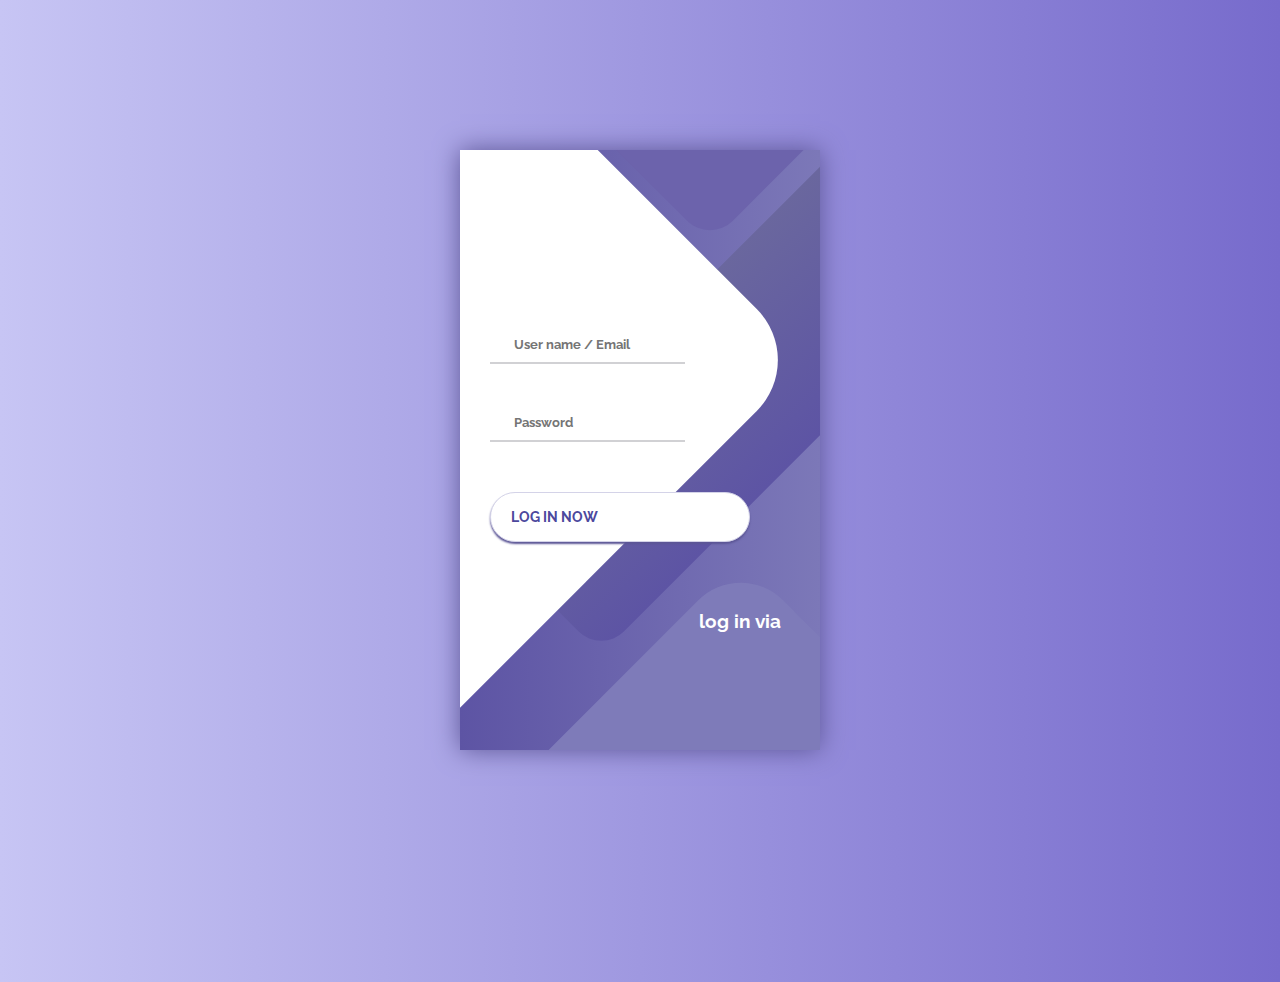
<file: adminSin.html>
<!DOCTYPE html>
<html lang="en">
<head>
  <meta charset="UTF-8">
  <meta http-equiv="X-UA-Compatible" content="IE=edge">
  <meta name="viewport" content="width=device-width, initial-scale=1.0">
  <link rel="stylesheet" href="adStyle.css">
  <title>Admin-Login</title>

</head>
<body>
  <div class="container">
    <div class="screen">
      <div class="screen__content">
        <form class="login">
          <div class="login__field">
            <i class="login__icon fas fa-user"></i>
            <input type="text" class="login__input" placeholder="User name / Email">
          </div>
          <div class="login__field">
            <i class="login__icon fas fa-lock"></i>
            <input type="password" class="login__input" placeholder="Password">
          </div>
          <button class="button login__submit">
            <span class="button__text">Log In Now</span>
            <i class="button__icon fas fa-chevron-right"></i>
          </button>				
        </form>
        <div class="social-login">
          <h3>log in via</h3>
          <div class="social-icons">
            <a href="#" class="social-login__icon fab fa-instagram"></a>
            <a href="#" class="social-login__icon fab fa-facebook"></a>
            <a href="#" class="social-login__icon fab fa-twitter"></a>
          </div>
        </div>
      </div>
      <div class="screen__background">
        <span class="screen__background__shape screen__background__shape4"></span>
        <span class="screen__background__shape screen__background__shape3"></span>		
        <span class="screen__background__shape screen__background__shape2"></span>
        <span class="screen__background__shape screen__background__shape1"></span>
      </div>		
    </div>
  </div>
</body>
</html>
</file>
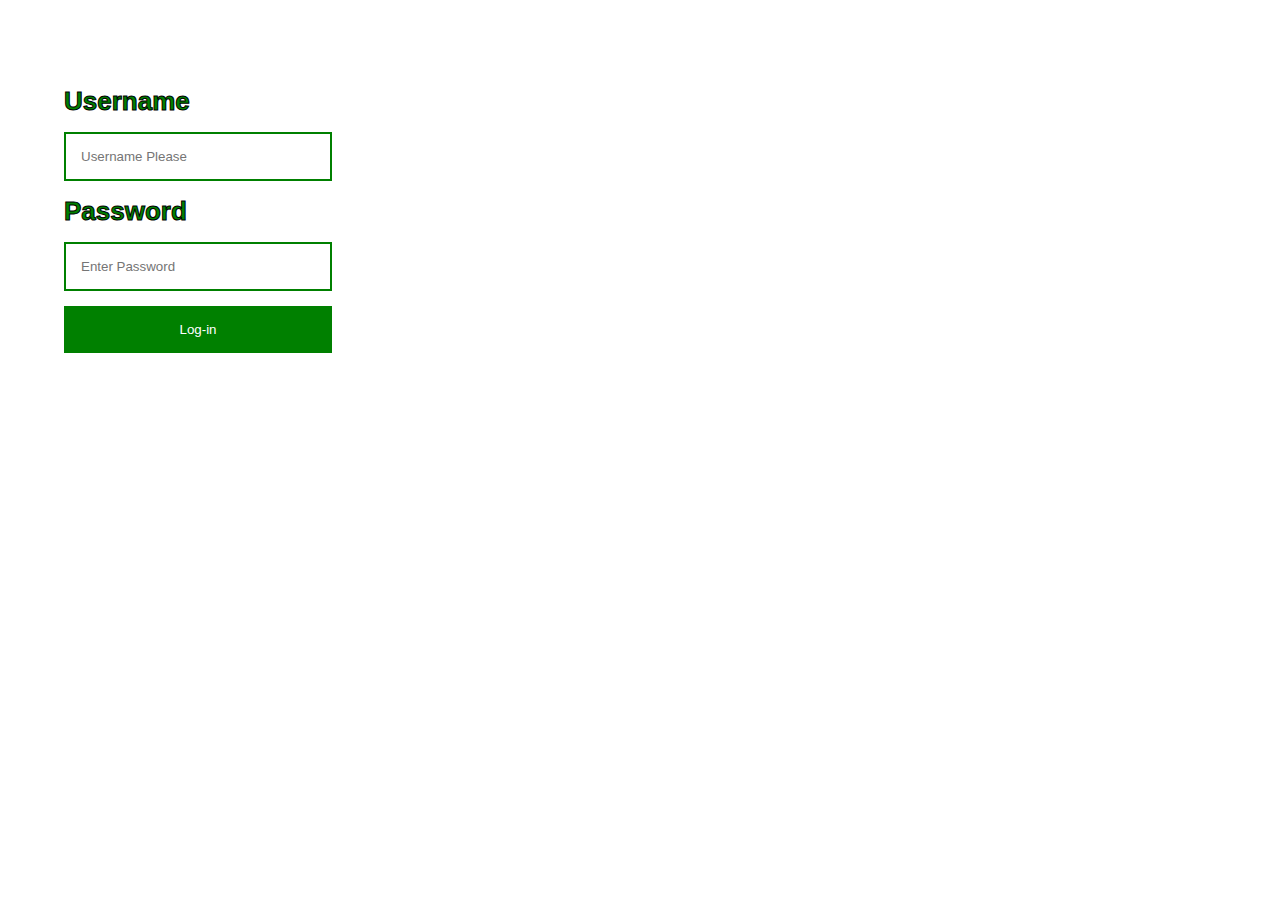
<file: login.html>
<!DOCTYPE html>
<html>

<head>
	<meta name="viewport"
		content="width=device-width, initial-scale=1">
	<style>
		body {
			height: 100%;
			font-family: Arial, sans-serif;
		}
		
		* {
			box-sizing: border-box;
		}
		
		h1 {
			text-align:center;
			color:green;
			-webkit-text-stroke: 1px black;
		}
		
		/* styling background image */
		.bg-img {
			background-image: url(
"https://media.geeksforgeeks.org/wp-content/uploads/20191212174641/bg1.png");
			min-height: 380px;
			background-size: cover;
		}
	
		/* Styling the form container */
		.container {
			position: absolute;
			left: 28px;
			top: 50px;
			margin: 20px;
			max-width: 300px;
			padding: 16px;
		}

		b {
			color: green;
			font-size:26px;
			-webkit-text-stroke: 1px black;
		}
	
		/* Full-width input */
		input[type=text],
		input[type=password] {
			width: 100%;
			padding: 15px;
			margin: 15px 0px;
			border: 2px solid green;
		}
		

	
		/* Styling the submit button */
		.button {
			background-color: green;
			color: white;
			padding: 16px 16px;
			border: none;
			cursor: pointer;
			width: 100%;
		}
		
		.button:hover {
			transform: scale(1.1);
			transition: transform 0.3s;
		}
	</style>
</head>

<body>
	<div class="bg-img">
		<h1></h1>
		
		<form class="container">
			<b>Username</b>
			<input type="text" placeholder="Username Please"
					name="username" required>

			<b>Password</b>
			<input type="password" placeholder="Enter Password"
					name="password" required>

			<button type="submit" class="button">Log-in</button>
		</form>
	</div>
</body>

</html>
</file>
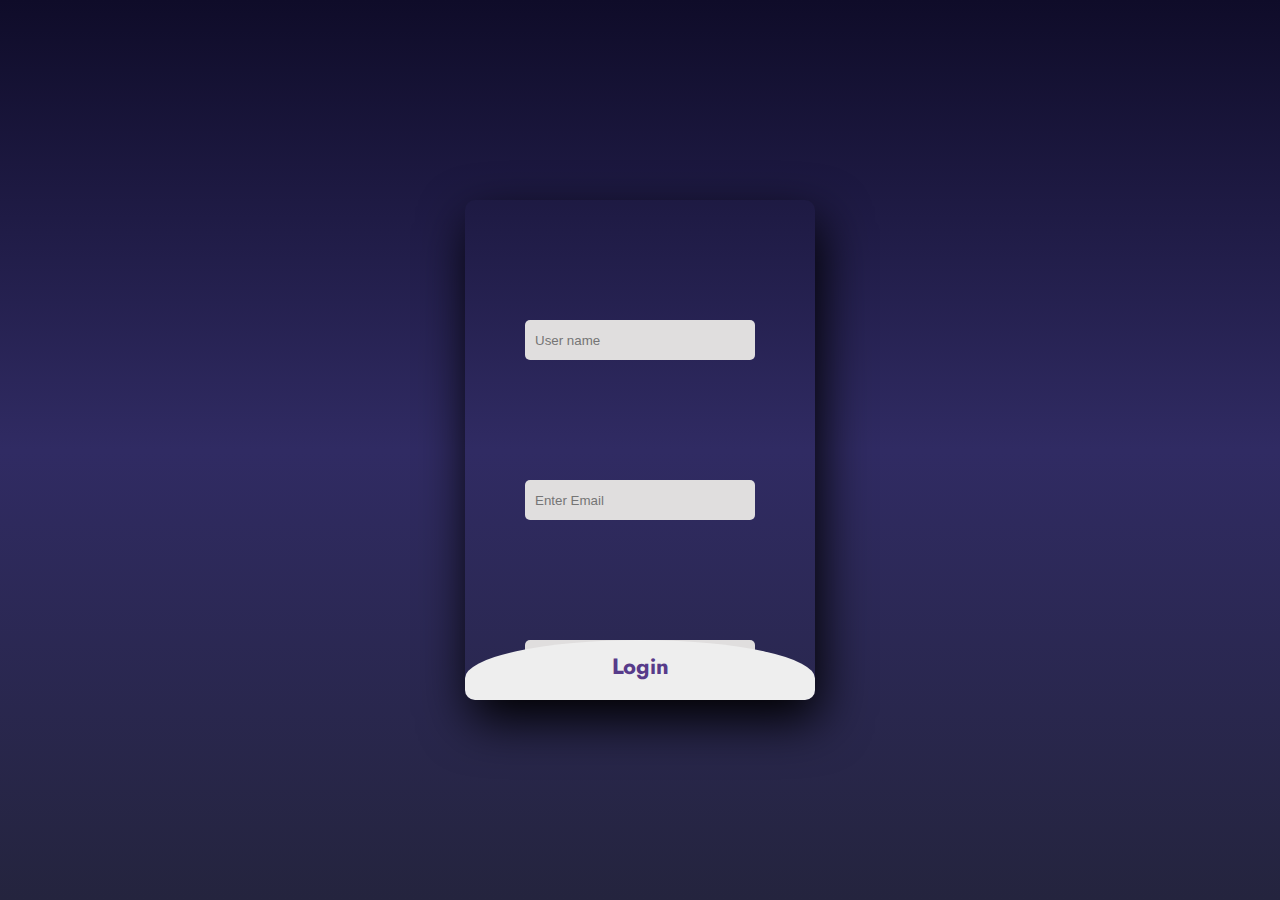
<file: userSin.html>
<!DOCTYPE html>
<html lang="en">
<head>
	<meta http-equiv="Content-Type" content="text/html; charset=utf-8" />
	<title>UserLogin</title>
	<link rel="stylesheet" type="text/css" href="user.css">
<link href="https://fonts.googleapis.com/css2?family=Jost:wght@500&display=swap" rel="stylesheet">
<link href="https://cdn.jsdelivr.net/npm/bootstrap@5.0.0-beta2/dist/css/bootstrap.min.css" rel="stylesheet" integrity="sha384-BmbxuPwQa2lc/FVzBcNJ7UAyJxM6wuqIj61tLrc4wSX0szH/Ev+nYRRuWlolflfl" crossorigin="anonymous">
</head>
<body>
	<div class="main">
		    <input type="checkbox" id="chk" aria-hidden="true">
			<p class="lead"></p>
			<div class="signup">
				<form name="frmsinup" class="needs-validation" method="post" action="signup.php">
					<!-- <label for="signup" aria-hidden="true">SignUp</label> -->
					<p>
						<label for="username"></label>
						<input type="username" name="txtName" class="form control" placeholder="User name" required="" id="txtName">
					</p>

					<p>
						<label for="Email"></label>
						<input type="email" name="txtEmail" class="form control" placeholder="Enter Email" required="Email" id="txtEmail">
					</p>
					
					<p>
						<label for="password"></label>
						<input type="password" name="txtPswd" class="form control" placeholder="Password" required="Password" id="txtPswd">
					</p>

					<p>&nbsp;</p>
			
					<button name="sign" id="sign" value="sign">Sign up</button>
				</form>
			</div>
			<script src="https://cdn.jsdelivr.net/npm/bootstrap@5.0.0-beta2/dist/js/bootstrap.bundle.min.js" integrity="sha384-b5kHyXgcpbZJO/tY9Ul7kGkf1S0CWuKcCD38l8YkeH8z8QjE0GmW1gYU5S9FOnJ0" crossorigin="anonymous"></script>

			<div class="login">
				<form>
					<label for="chk" aria-hidden="true">Login</label>
					<input type="email" name="txtEmail"  id="txtEmail" placeholder="Email" required="">
					<input type="password" name="txtPswd" id="txtPswd" placeholder="Password" required="">
					<button><a href="booking.html">Login</a></button>
				</form>
			</div>
	</div>
</body>
</html>
</file>
<file: adStyle.css>
@import url('https://fonts.googleapis.com/css?family=Raleway:400,700');

* {
	box-sizing: border-box;
	margin: 0;
	padding: 0;	
	font-family: Raleway, sans-serif;
}

body {
	background: linear-gradient(90deg, #C7C5F4, #776BCC);		
}

.container {
	display: flex;
	align-items: center;
	justify-content: center;
	min-height: 100vh;
}

.screen {		
	background: linear-gradient(90deg, #5D54A4, #7C78B8);		
	position: relative;	
	height: 600px;
	width: 360px;	
	box-shadow: 0px 0px 24px #5C5696;
}

.screen__content {
	z-index: 1;
	position: relative;	
	height: 100%;
}

.screen__background {		
	position: absolute;
	top: 0;
	left: 0;
	right: 0;
	bottom: 0;
	z-index: 0;
	-webkit-clip-path: inset(0 0 0 0);
	clip-path: inset(0 0 0 0);	
}

.screen__background__shape {
	transform: rotate(45deg);
	position: absolute;
}

.screen__background__shape1 {
	height: 520px;
	width: 520px;
	background: #FFF;	
	top: -50px;
	right: 120px;	
	border-radius: 0 72px 0 0;
}

.screen__background__shape2 {
	height: 220px;
	width: 220px;
	background: #6C63AC;	
	top: -172px;
	right: 0;	
	border-radius: 32px;
}

.screen__background__shape3 {
	height: 540px;
	width: 190px;
	background: linear-gradient(270deg, #5D54A4, #6A679E);
	top: -24px;
	right: 0;	
	border-radius: 32px;
}

.screen__background__shape4 {
	height: 400px;
	width: 200px;
	background: #7E7BB9;	
	top: 420px;
	right: 50px;	
	border-radius: 60px;
}

.login {
	width: 320px;
	padding: 30px;
	padding-top: 156px;
}

.login__field {
	padding: 20px 0px;	
	position: relative;	
}

.login__icon {
	position: absolute;
	top: 30px;
	color: #7875B5;
}

.login__input {
	border: none;
	border-bottom: 2px solid #D1D1D4;
	background: none;
	padding: 10px;
	padding-left: 24px;
	font-weight: 700;
	width: 75%;
	transition: .2s;
}

.login__input:active,
.login__input:focus,
.login__input:hover {
	outline: none;
	border-bottom-color: #6A679E;
}

.login__submit {
	background: #fff;
	font-size: 14px;
	margin-top: 30px;
	padding: 16px 20px;
	border-radius: 26px;
	border: 1px solid #D4D3E8;
	text-transform: uppercase;
	font-weight: 700;
	display: flex;
	align-items: center;
	width: 100%;
	color: #4C489D;
	box-shadow: 0px 2px 2px #5C5696;
	cursor: pointer;
	transition: .2s;
}

.login__submit:active,
.login__submit:focus,
.login__submit:hover {
	border-color: #6A679E;
	outline: none;
}

.button__icon {
	font-size: 24px;
	margin-left: auto;
	color: #7875B5;
}

.social-login {	
	position: absolute;
	height: 140px;
	width: 160px;
	text-align: center;
	bottom: 0px;
	right: 0px;
	color: #fff;
}

.social-icons {
	display: flex;
	align-items: center;
	justify-content: center;
}

.social-login__icon {
	padding: 20px 10px;
	color: #fff;
	text-decoration: none;	
	text-shadow: 0px 0px 8px #7875B5;
}

.social-login__icon:hover {
	transform: scale(1.5);	
}
</file>
<file: user.css>
body{
	margin: 0;
	padding: 0;
	display: flex;
	justify-content: center;
	align-items: center;
	min-height: 100vh;
	font-family: 'Jost', sans-serif;
	background: linear-gradient(to bottom, #0f0c29, #302b63, #24243e);
}
.main{
	width: 350px;
	height: 500px;
	background: red;
	overflow: hidden;
	background: url("https://doc-08-2c-docs.googleusercontent.com/docs/securesc/68c90smiglihng9534mvqmq1946dmis5/fo0picsp1nhiucmc0l25s29respgpr4j/1631524275000/03522360960922298374/03522360960922298374/1Sx0jhdpEpnNIydS4rnN4kHSJtU1EyWka?e=view&authuser=0&nonce=gcrocepgbb17m&user=03522360960922298374&hash=tfhgbs86ka6divo3llbvp93mg4csvb38") no-repeat center/ cover;
	border-radius: 10px;
	box-shadow: 5px 20px 50px #000;
}
#chk{
	display: none;
}
.signup{
	position: relative;
	width:100%;
	height: 100%;
}
label{
	color: #fff;
	font-size: 2.3em;
	justify-content: center;
	display: flex;
	margin: 60px;
	font-weight: bold;
	cursor: pointer;
	transition: .5s ease-in-out;
}
input{
	width: 60%;
	height: 20px;
	background: #e0dede;
	justify-content: center;
	display: flex;
	margin: 20px auto;
	padding: 10px;
	border: none;
	outline: none;
	border-radius: 5px;
}
button{
	width: 60%;
	height: 40px;
	margin: 10px auto;
	justify-content: center;
	display: block;
	color: #fff;
	background: #573b8a;
	font-size: 1em;
	font-weight: bold;
	margin-top: 20px;
	outline: none;
	border: none;
	border-radius: 5px;
	transition: .2s ease-in;
	cursor: pointer;
}
button:hover{
	background: #6d44b8;
}
.login{
	height: 460px;
	background: #eee;
	border-radius: 60% / 10%;
	transform: translateY(-180px);
	transition: .8s ease-in-out;
}
.login label{
	color: #573b8a;
	transform: scale(.6);
}

#chk:checked ~ .login{
	transform: translateY(-500px);
}
#chk:checked ~ .login label{
	transform: scale(1);	
}
#chk:checked ~ .signup label{
	transform: scale(.6);
}
</file>
